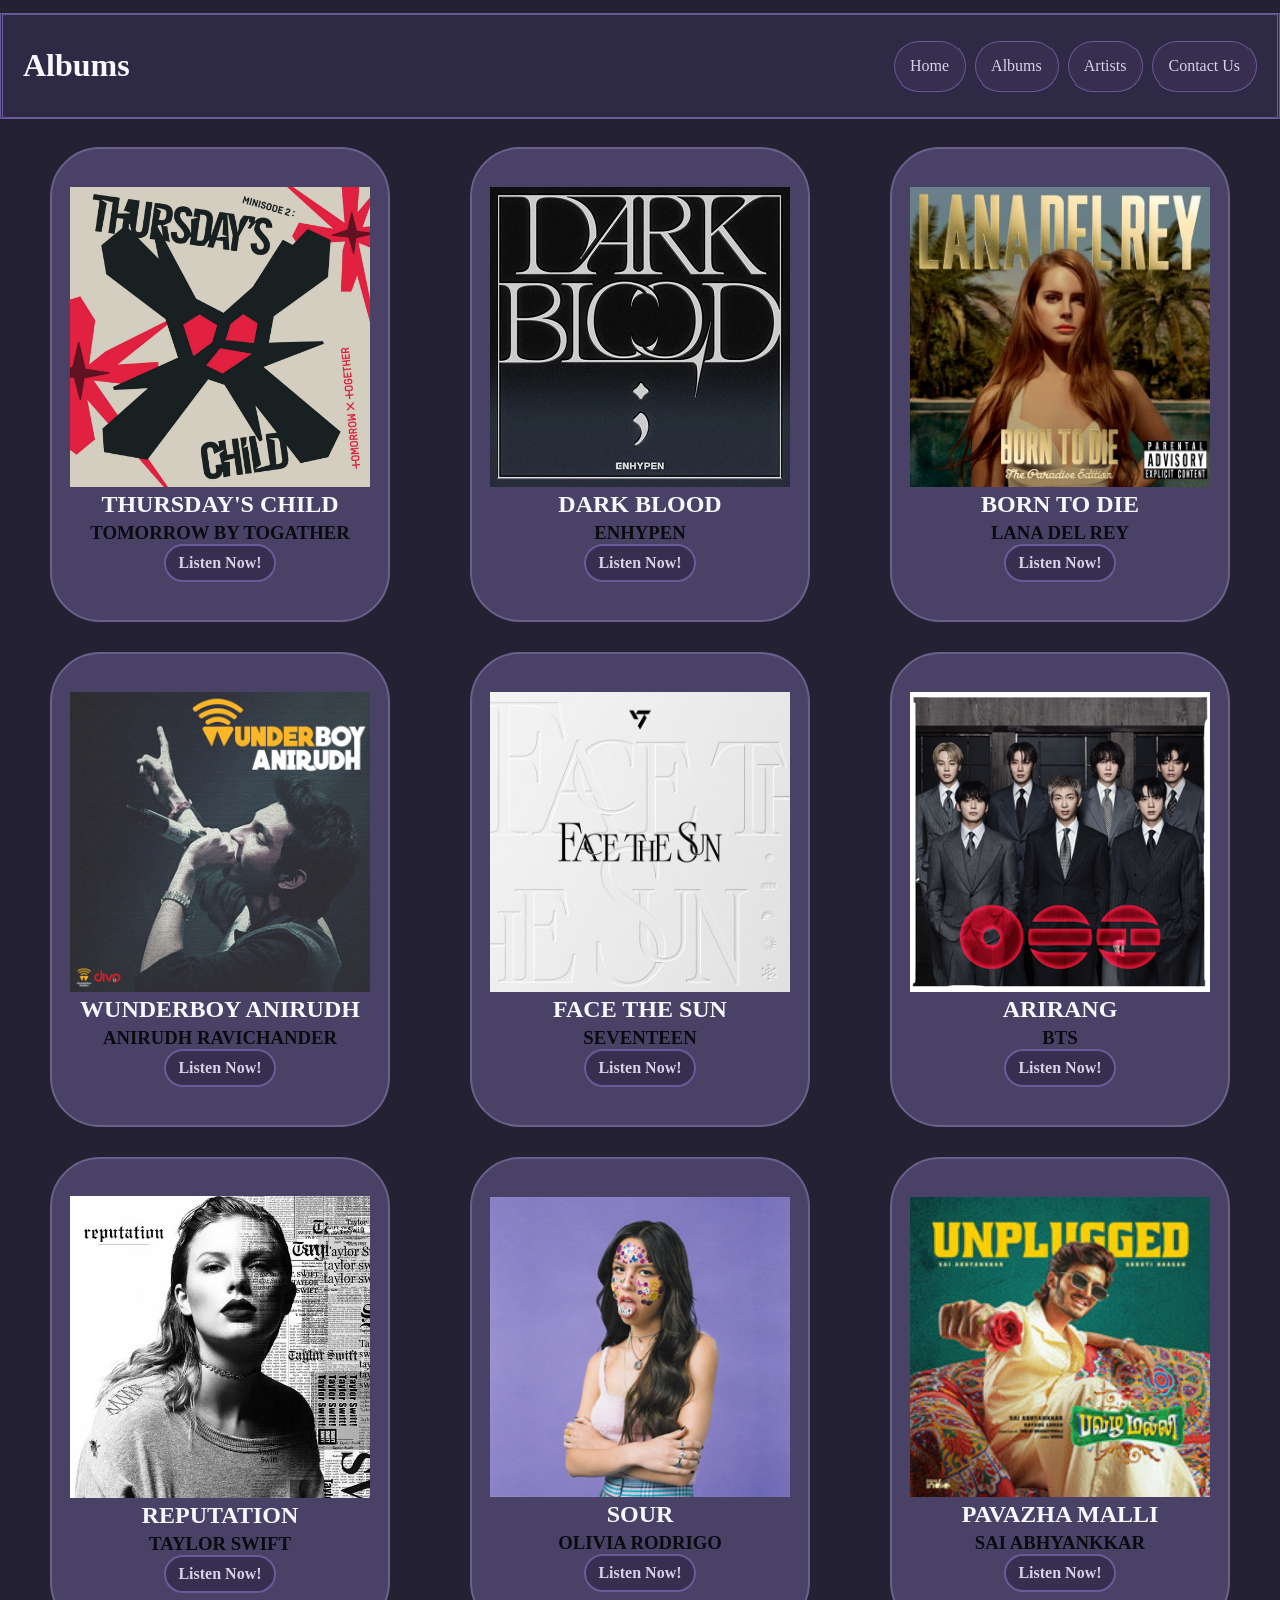
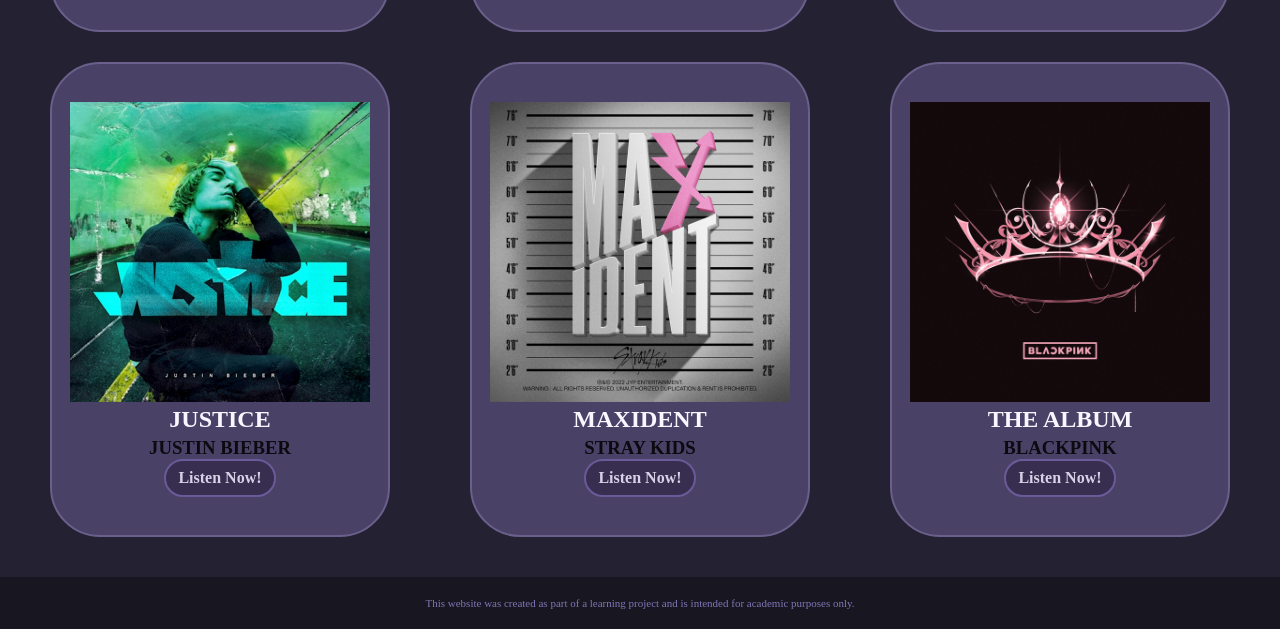
<file: Music/album/index.html>
<!DOCTYPE html>
<html lang="en">
<head>
    <meta charset="UTF-8">
    <meta name="viewport" content="width=device-width, initial-scale=1.0">
    <title>Albums</title>
    <link rel="Stylesheet" href="style.css">
    <link rel="icon" href="D:\My projects✨\Music\img\Icon1.jpg">    <link rel="preconnect" href="https://fonts.gstatic.com" crossorigin>
</head>
<body>
<div class="header">
        <h1 style="color: #F8F6FF; margin-left: 10px; display: inline-block;">Albums</h1>
        <ul class="nb">
            <li><a class="bt" href="..\home\index.html">Home</a></li>
            <li><a class="bt" href="..\album\index.html">Albums</a></li>
            <li><a class="bt" href="..\Artist\index.html">Artists</a></li>
            <li><a class="bt" href="..\Contact\index.html">Contact Us</a></li>
        </ul>
    </div>
    <br>
    <div class="albums">
        <div class="a">
            <img src="..\img\a1.jpg" width="300px">
            <h2>THURSDAY'S CHILD</h2>
            <h3>TOMORROW BY TOGATHER</h3>
            <h4>Listen Now!</h4>
        </div>
        <div class="a">
            <img src="..\img\a2.jpg" width="300px">
            <h2>DARK BLOOD</h2>
            <h3>ENHYPEN</h3>
            <h4>Listen Now!</h4>
        </div>
        <div class="a">
            <img src="..\img\a3.jpg" width="300px">
            <h2>BORN TO DIE</h2>
            <h3>LANA DEL REY</h3>
            <h4>Listen Now!</h4>
        </div>
        <div class="a">
            <img src="..\img\a9.jpg" width="300px">
            <h2>WUNDERBOY ANIRUDH</h2>
            <h3>ANIRUDH RAVICHANDER</h3>
            <h4>Listen Now!</h4>
        </div>
        <div class="a">
            <img src="..\img\a4.jpg" width="300px">
            <h2>FACE THE SUN</h2>
            <h3>SEVENTEEN</h3>
            <h4>Listen Now!</h4>
        </div>
        <div class="a">
            <img src="..\img\a5.jpg" width="300px">
            <h2>ARIRANG</h2>
            <h3>BTS</h3>
            <h4>Listen Now!</h4>
        </div>
        <div class="a">
            <img src="..\img\a6.jpg" width="300px">
            <h2>REPUTATION</h2>
            <h3>TAYLOR SWIFT</h3>
            <h4>Listen Now!</h4>
        </div>
        <div class="a">
            <img src="..\img\a7.jpg" width="300px">
            <h2>SOUR</h2>
            <h3>OLIVIA RODRIGO</h3>
            <h4>Listen Now!</h4>
        </div>
        <div class="a">
            <img src="..\img\a8.jpg" width="300px">
            <h2>PAVAZHA MALLI</h2>
            <h3>SAI ABHYANKKAR</h3>
            <h4>Listen Now!</h4>
        </div>
        <div class="a">
            <img src="..\img\a10.jpg" width="300px">
            <h2>JUSTICE</h2>
            <h3>JUSTIN BIEBER</h3>
            <h4>Listen Now!</h4>
        </div>
        <div class="a">
            <img src="..\img\a11.jpg" width="300px">
            <h2>MAXIDENT</h2>
            <h3>STRAY KIDS</h3>
            <h4>Listen Now!</h4>
        </div>
        <div class="a">
            <img src="..\img\a12.jpg" width="300px">
            <h2>THE ALBUM</h2>
            <h3>BLACKPINK</h3>
            <h4>Listen Now!</h4>
        </div>
    </div>
</div>   
<footer>
        <p>This website was created as part of a learning project and is intended for academic purposes only.</p>
    </footer>
</body>
</html>
</file>
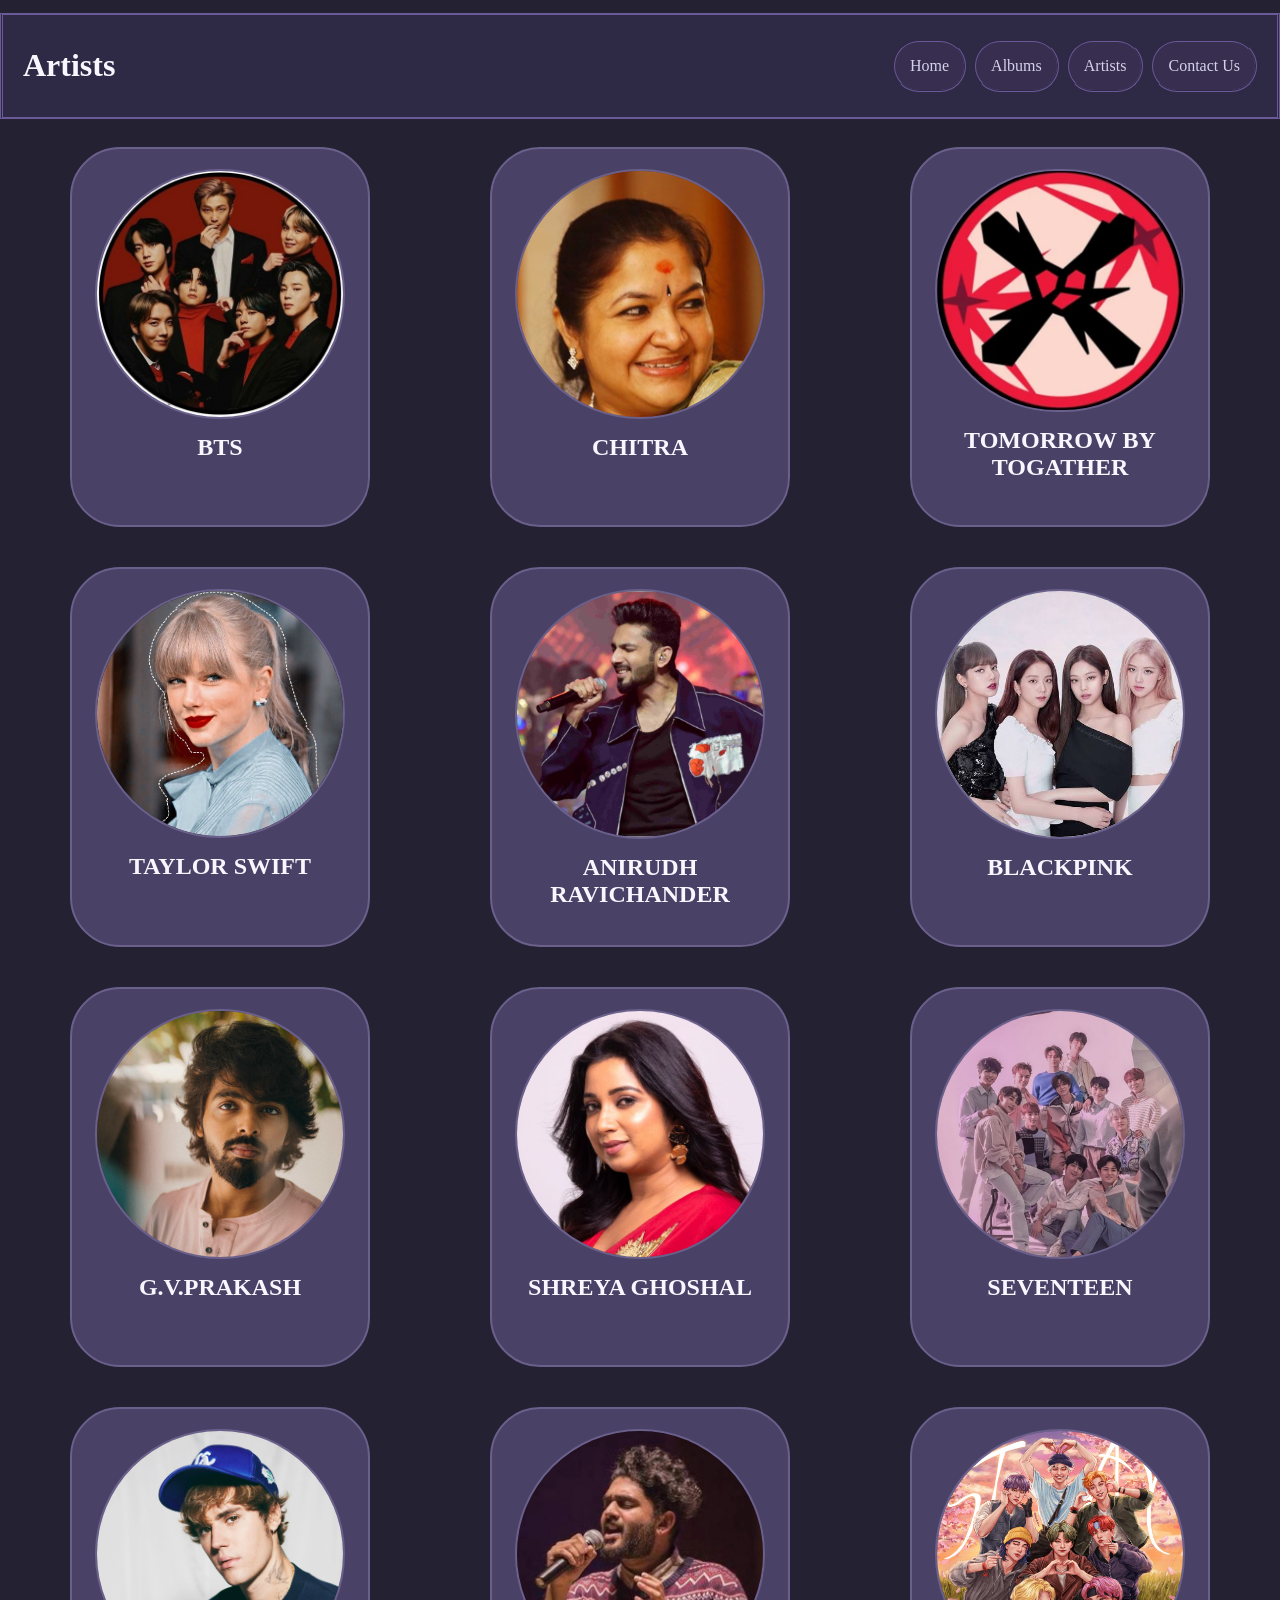
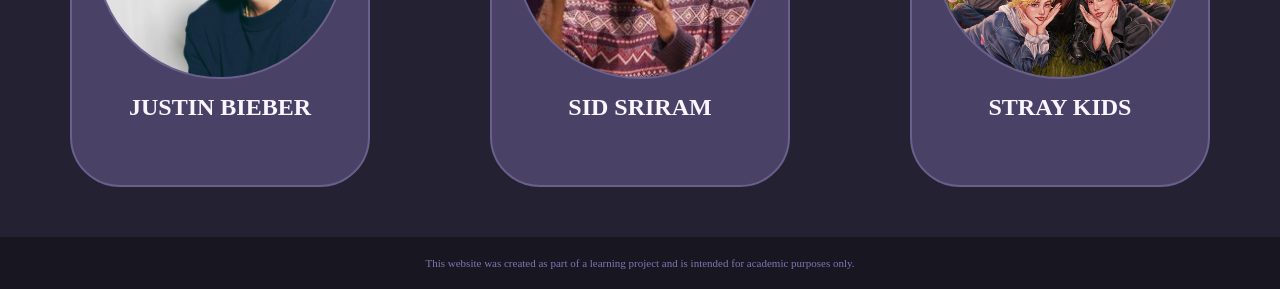
<file: Music/Artist/index.html>
<!DOCTYPE html>
<html lang="en">
<head>
    <meta charset="UTF-8">
    <meta name="viewport" content="width=device-width, initial-scale=1.0">
    <title>Artists</title>
    <link rel="Stylesheet" href="style.css">
    <link rel="icon" href="D:\My projects✨\Music\img\Icon1.jpg">    <link rel="preconnect" href="https://fonts.gstatic.com" crossorigin>
</head>
<body>
    <div class="header">
        <h1 style="color: #F8F6FF; margin-left: 10px; display: inline-block;">Artists</h1>
        <ul class="nb">
            <li><a class="bt" href="..\home\index.html">Home</a></li>
            <li><a class="bt" href="..\album\index.html">Albums</a></li>
            <li><a class="bt" href="..\Artist\index.html">Artists</a></li>
            <li><a class="bt" href="..\Contact\index.html">Contact Us</a></li>
        </ul>
    </div>
    <br>
    <div class="artists">
        <div class="ar">
            <img class="a1" src="..\img\ar1.jpg" width="250px">
            <h2>BTS</h2>
            <img class="b" src="..\img\m_icon.jpg" width="30px">
        </div>
        <div class="ar">
            <img class="a1" src="..\img\ar12.jpg" width="250px">
            <h2>CHITRA</h2>
            <img class="b" src="..\img\m_icon.jpg" width="30px">
        </div>
        <div class="ar">
            <img class="a1" src="..\img\ar2.jpg" width="250px">
            <h2>TOMORROW BY TOGATHER</h2>
            <img class="b" src="..\img\m_icon.jpg" width="30px">
        </div>
        <div class="ar">
            <img class="a1" src="..\img\ar3.jpg" width="250px">
            <h2>TAYLOR SWIFT</h2>
            <img class="b" src="..\img\m_icon.jpg" width="30px">
        </div>
        <div class="ar">
            <img class="a1" src="..\img\ar4.jpg" width="250px">
            <h2>ANIRUDH RAVICHANDER</h2>
            <img class="b" src="..\img\m_icon.jpg" width="30px">
        </div>
        <div class="ar">
            <img class="a1" src="..\img\ar5.jpg" width="250px">
            <h2>BLACKPINK</h2>
            <img class="b" src="..\img\m_icon.jpg" width="30px">
        </div>
        <div class="ar">
            <img class="a1" src="..\img\ar6.jpg" width="250px">
            <h2>G.V.PRAKASH</h2>
            <img class="b" src="..\img\m_icon.jpg" width="30px">
        </div>
        <div class="ar">
            <img class="a1" src="..\img\ar7.jpg" width="250px">
            <h2>SHREYA GHOSHAL</h2>
            <img class="b" src="..\img\m_icon.jpg" width="30px">
        </div>
        <div class="ar">
            <img class="a1" src="..\img\ar8.jpg" width="250px">
            <h2>SEVENTEEN</h2>
            <img class="b" src="..\img\m_icon.jpg" width="30px">
        </div><div class="ar">
            <img class="a1" src="..\img\ar9.jpg" width="250px">
            <h2>JUSTIN BIEBER</h2>
            <img class="b" src="..\img\m_icon.jpg" width="30px">
        </div>
        <div class="ar">
            <img class="a1" src="..\img\ar10.jpg" width="250px">
            <h2>SID SRIRAM</h2>
            <img class="b" src="..\img\m_icon.jpg" width="30px">
        </div>
        <div class="ar">
            <img class="a1" src="..\img\ar11.jpg" width="250px">
            <h2>STRAY KIDS</h2>
            <img class="b" src="..\img\m_icon.jpg" width="30px">
        </div>
    </div> 
    <footer>
        <p>This website was created as part of a learning project and is intended for academic purposes only.</p>
    </footer>
</body>
</html>
</file>
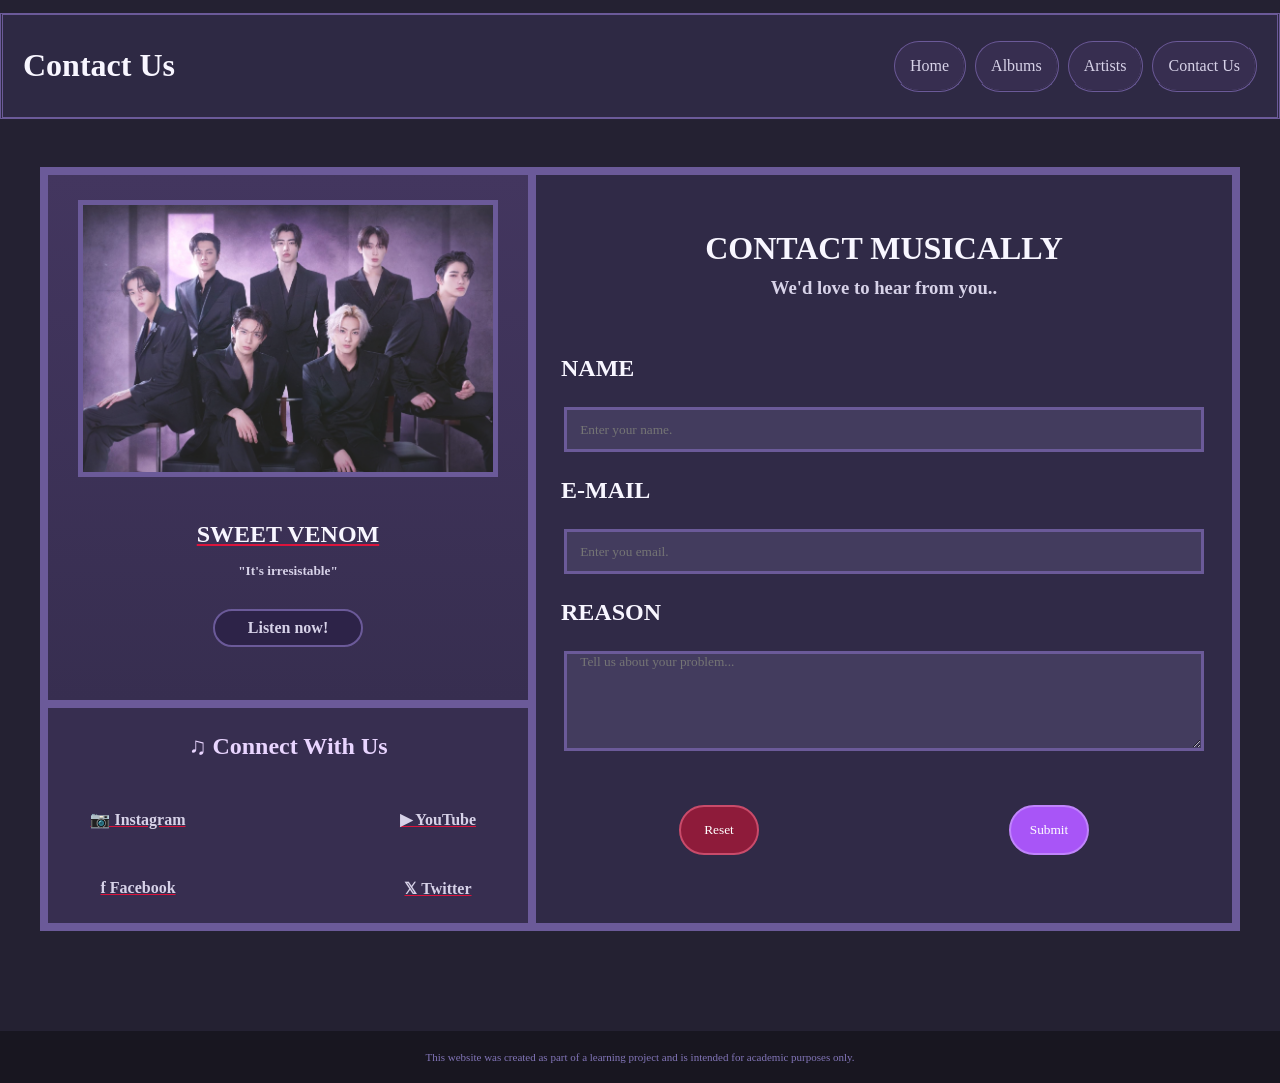
<file: Music/Contact/index.html>
<!DOCTYPE html>
<html lang="en">
<head>
    <meta charset="UTF-8">
    <meta name="viewport" content="width=device-width, initial-scale=1.0">
    <title>Contact Us</title>
    <link rel="Stylesheet" href="style.css">
    <link rel="icon" href="D:\My projects✨\Music\img\Icon1.jpg"    <link rel="preconnect" href="https://fonts.gstatic.com" crossorigin>
</head>
<body>
    <div class="header">
        <h1 style="color: #F8F6FF; margin-left: 10px; display: inline-block;">Contact Us</h1>
        <ul class="nb">
            <li><a class="bt" href="..\home\index.html">Home</a></li>
            <li><a class="bt" href="..\album\index.html">Albums</a></li>
            <li><a class="bt" href="..\Artist\index.html">Artists</a></li>
            <li><a class="bt" href="..\Contact\index.html">Contact Us</a></li>
        </ul>
    </div>
    <br>
    <center>
    <div class="a">
        <div class="c1" style="grid-area: c1;">
            <img src="..\img\poster2.png" width="420px">
            <h2 style="color: #F8F6FF;">SWEET VENOM</h2>
            <h5 style="color: #D7D2E8;">"It's irresistable"</h5>
            <h4>Listen now!</h4>
        </div>
        <div class="c2" style="grid-area: c2;">
            <div class="b1" style="grid-area: b1;">
                <h1>CONTACT MUSICALLY</h1>
                <h3 style="color: #D7D2E8;">We'd love to hear from you..</h3>
            </div>
            <div class="b2" style="grid-area: b2;">
                <h2>NAME</h2>
                <input type="text" placeholder="    Enter your name.">
            </div>
            <div class="b3" style="grid-area: b3;">
                <h2>E-MAIL</h2>
                <input type="text" placeholder="    Enter you email.">
            </div>
            <div class="b4" style="grid-area: b4;">
                <h2>REASON</h2>
                <textarea placeholder="    Tell us about your problem..."></textarea>
            </div>
            <div class="b5" style="grid-area: b5;">
                <h3><input class="d1" type="reset"></h3>
                <h3><input class="d2" type="submit"></h3>
            </div>
        </div>
        <div class="c3" style="grid-area: c3;">
            <h2 style="grid-area: s1; color: #E9D5FF;">♫ Connect With Us</h2>
            <h4 class="s" style="grid-area: s2;">📷  Instagram</h4>
            <h4 class="s" style="grid-area: s3;">▶  YouTube</h4>
            <h4 class="s" style="grid-area: s4;">f  Facebook</h4>
            <h4 class="s" style="grid-area: s5;">𝕏  Twitter</h4>
        </div>
    </div>
    </center>
</div>   
<footer>
        <p>This website was created as part of a learning project and is intended for academic purposes only.</p>
    </footer>
</body>
</html>
</file>
<file: Music/album/style.css>
*{
    margin:0%;
    padding:0%;
    font-family: "Lucida Handwriting", cursive;
    box-sizing: border-box;
}

body{
    background-color: #242132;
}

.header{
    background-color: #2E2944;
    margin-top: 1%;
    border-top-width: 2px;
    border-bottom-width: 2px;
    border-style: double;
    border-color: #6B5A99;
    padding: 10px;
    display:flex;
    justify-content: space-between;
    align-items: center;
    position:sticky;
    top:0px;
    z-index: 10;
}

.nb{
    display: flex;
    padding: 10px;
    list-style: none;
    padding-bottom: 15px;
    padding-top:15px;
}

.bt{
    display: block;
    border-color: #6B5A99;
    text-decoration: none;
    border-radius: 90px;
    border-style: groove;
    background-color:#372e50 ;
    color: #D7D2E8;
    border-width: 2px;
    margin-left: 8px;
    cursor: pointer;
    transition:0.3s;
    padding: 15px;
}

.bt:hover{
    color:#C084FC;
    background-color: #463864;
    box-shadow: 3px 3px 5px #0b0a10;
}

.albums{
    display: grid;
    grid-template-columns: repeat(auto-fit,minmax(370px,1fr));
    grid-template-rows:1fr;
    margin: 10px;
    justify-items: center;
}

.a{
    display: flex;
    background-color: #4a4266;
    padding: 20px;
    border-radius: 50px;
    width:340px;
    height:475px;
    flex-direction: column;
    align-items: center;
    justify-content: center;
    margin-bottom: 30px;
    border: #6a608b solid 2px;
    cursor: pointer;
}

.a h2{
    color:#F8F6FF;
    padding-top:4px;
}

.a h3{
    color:#0b0a10;
    padding-top: 4px;
}

.a h4{
    color: #D7D2E8;
    padding-left: 12px;
    padding-right:12px;
    padding-top:8px;
    padding-bottom:8px;
    background-color: #372e50;
    border-radius: 999px;
    border:#6B5A99 2px solid;
}

.a:hover{
    background: linear-gradient(to bottom right, #4A4266 0%, #615787 25%, #6a5e99 50%, #615787 75%, #4A4266 100%);
    box-shadow: 2px 2px 6px #0b0a10;
    transform: scale(1.05);
}

.a h4:hover{
    background-color: #4a4266;
    box-shadow: 2px 2px 5px #0b0a10;
}

footer{
    color:#8275b8;
    background-color: #181620;
    text-align: center;
    padding: 20px;
    font-size: 11px;
    font-family: Georgia, 'Times New Roman', Times, serif;
}
</file>
<file: Music/Artist/style.css>
*{
    margin:0%;
    padding:0%;
    font-family: "Lucida Handwriting", cursive;
    box-sizing: border-box;
}

body{
    background-color: #242132;
}

.header{
    background-color: #2E2944;
    margin-top: 1%;
    border-top-width: 2px;
    border-bottom-width: 2px;
    border-style: double;
    border-color: #6B5A99;
    padding: 10px;
    display:flex;
    justify-content: space-between;
    align-items: center;
    position:sticky;
    top:0px;
    z-index: 10;
}

.nb{
    display: flex;
    padding: 10px;
    list-style: none;
    padding-bottom: 15px;
    padding-top:15px;
}

.bt{
    display: block;
    border-color: #6B5A99;
    text-decoration: none;
    border-radius: 90px;
    border-style: groove;
    background-color:#372e50 ;
    color: #D7D2E8;
    border-width: 2px;
    margin-left: 8px;
    cursor: pointer;
    transition:0.3s;
    padding: 15px;
}

.bt:hover{
    color:#C084FC;
    background-color: #463864;
    box-shadow: 3px 3px 5px #0b0a10;
}

.artists{
    display: grid;
    grid-template-columns: repeat(auto-fit,minmax(370px,1fr));
    grid-template-rows:1fr;
    margin: 10px;
    justify-items: center;
}

.ar{
    position: relative;
    display: flex;
    background-color: #4a4266;
    padding: 20px;
    border-radius: 50px;
    width:300px;
    height: 380px;
    flex-direction: column;
    justify-content:flex-start;
    margin-bottom: 40px;
    border: #6a608b solid 2px;
    cursor: pointer;
    transition: transform .3s ease;
}

.a1{
    align-self: center;
    border-radius: 999px;
    border: #6a608b solid 2px;
}

.b{
    position: absolute;
    right:15px;
    bottom:15px;
    opacity: 0;
    transform: scale(1.05);
    transition: 0.3s ease;
}

.ar h2{
    margin-top: 15px;
    text-align: center;
    color: #f8f6ff;
}

.ar:hover{
    background: linear-gradient(to bottom right, #4A4266 0%, #615787 25%, #6a5e99 50%, #615787 75%, #4A4266 100%);
    box-shadow: 2px 2px 6px #0b0a10;
    transform: scale(1.05);
}

.ar:hover .b{
    opacity: 1;
}

footer{
    color:#8275b8;
    background-color: #181620;
    text-align: center;
    padding: 20px;
    font-size: 11px;
    font-family: Georgia, 'Times New Roman', Times, serif;
}
</file>
<file: Music/Contact/style.css>
*{
    margin:0%;
    padding:0%;
    font-family: "Lucida Handwriting", cursive;
    box-sizing: border-box;
}

body{
    background-color: #242132;
}

.header{
    background-color: #2E2944;
    margin-top: 1%;
    border-top-width: 2px;
    border-bottom-width: 2px;
    border-style: double;
    border-color: #6B5A99;
    padding: 10px;
    display:flex;
    justify-content: space-between;
    align-items: center;
    position:sticky;
    top:0px;
    z-index: 1000;
}

.nb{
    display: flex;
    padding: 10px;
    list-style: none;
    padding-bottom: 15px;
    padding-top:15px;
}

.bt{
    display: block;
    border-color: #6B5A99;
    text-decoration: none;
    border-radius: 90px;
    border-style: groove;
    background-color:#372e50 ;
    color: #D7D2E8;
    border-width: 2px;
    margin-left: 8px;
    cursor: pointer;
    transition:0.3s;
    padding: 15px;
}

.bt:hover{
    color:#C084FC;
    background-color: #463864;
    box-shadow: 3px 3px 5px #0b0a10;
}

.a{
    margin-top: 30px;
    display: grid;
    width: 1200px;
    grid-template-areas: 
    "c1 c2"
    "c3 c2";
    border: #6B5A99 solid 8px;
    margin-bottom: 100px;
}

.c1{
    width: 480px;
    padding-top: 25px;
    background:linear-gradient(to bottom,#43365F 0%, #372E50 100%);
    padding-bottom: 25px;
    border-bottom: #6B5A99 solid 8px;
}

.c1 img{
    margin-bottom:40px;
    border: #6B5A99 solid 5px;
    cursor: pointer;
}

.c1 h2{
    margin-bottom: 15px;
    text-decoration: underline crimson;
}

.c1 h4{
    margin-top: 30px;
    color: #D7D2E8;
    padding: 8px;
    background: #2d2348;
    border: #6B5A99 solid 2px;
    border-radius: 20px;
    padding-left: 8px;
    padding-right: 8px;
    width: 150px;
    margin-bottom: 28px;
    cursor: pointer;
}

.c1 img:hover{
    transform: scale(1.005);
    box-shadow:0 0 10px #6B5A99;
}

.c1 h4:hover{
    background-color: #4a4266;
    color:#F8F6FF;
    box-shadow: 2px 2px 5px #242132;
}

.c3{
    width: 480px;
    display: grid;
    padding-top: 25px;
    background-color: #372E50;
    padding-bottom: 25px;
    grid-template-areas: 
    "s1 s1"
    "s2 s3"
    "s4 s5";
    grid-auto-columns: 300px;
    justify-content: center;
}

.s{
    margin-top: 50px;
    color: #D7D2E8;
    cursor: pointer;
    text-decoration: underline crimson;
}

.s:hover{
    color: #B3264A;
    text-shadow: 2px 2px 5px #242132;
    transform: translateY(-5px);
}

.c2{
    width: 704px;
    background-color: #302A47;
    border-left: #6B5A99 solid 8px;
}

.b1{
    text-align: center;
    color: #F8F6FF;
    margin: 8%;
}

.b1 h3{
    margin: 10px;
}

.b2 h2{
    color: #F8F6FF;
    text-align: left;
    margin-left: 25px;
    margin-bottom: 25px;
}

.b2 input{
    color: #F8F6FF;
    background-color: #433C5E;
    border: #6B5A99 solid 3px;
    width:92%;
    height: 45px;
    margin-bottom: 25px;
    cursor: text;
}

.b2 input:hover{
    border:#C084FC solid 3px;
    box-shadow: 0 0 8px #C084FC;
}

.b3 h2{
    color: #F8F6FF;
    text-align: left;
    margin-left: 25px;
    margin-bottom: 25px;
}

.b3 input{
    color: #F8F6FF;
    background-color: #433C5E;
    border: #6B5A99 solid 3px;
    width:92%;
    height: 45px;
    margin-bottom: 25px;
    cursor:text;
}

.b3 input:hover{
    border:#C084FC solid 3px;
    box-shadow: 0 0 8px #C084FC;
}

.b4 h2{
    color: #F8F6FF;
    text-align: left;
    margin-left: 25px;
    margin-bottom: 25px;
}

.b4 textarea{
    color: #F8F6FF;
    background-color: #433C5E;
    border: #6B5A99 solid 3px;
    width:92%;
    height: 100px;
    margin-bottom: 25px;
    cursor: text;
}

.b4 textarea:hover{
    border:#C084FC solid 3px;
    box-shadow: 0 0 8px #C084FC;
}

.b5{
    margin-top: 25px;
    display: flex;
    gap: 250px;
    justify-content: center;
}

.d2{
    position: relative;
    width: 80px;
    height:50px;
    border-radius: 25px;
    background-color: #A855F7;
    color: #FFFFFF;
    border:#C084FC solid 2px;
}

.d2:hover{
    background-color: #C084FC;
    box-shadow: 0 0 5px #C084FC;
    transform: translateY(-2px);
    transition: 0.25s ease;
}

.d1{
    position: relative;
    width: 80px;
    height:50px;
    border-radius: 25px;
    background-color: #8E1B3A;
    color: #FFFFFF;
    border:#C94B6A solid 2px;
}

.d1:hover{
    background-color: #B3264A;
    box-shadow: 0 0 5px #B3264A;
    transform: translateY(-2px);
    transition: 0.25s ease;
}

footer{
    color:#8275b8;
    background-color: #181620;
    text-align: center;
    padding: 20px;
    font-size: 11px;
    font-family: Georgia, 'Times New Roman', Times, serif;
}
</file>
